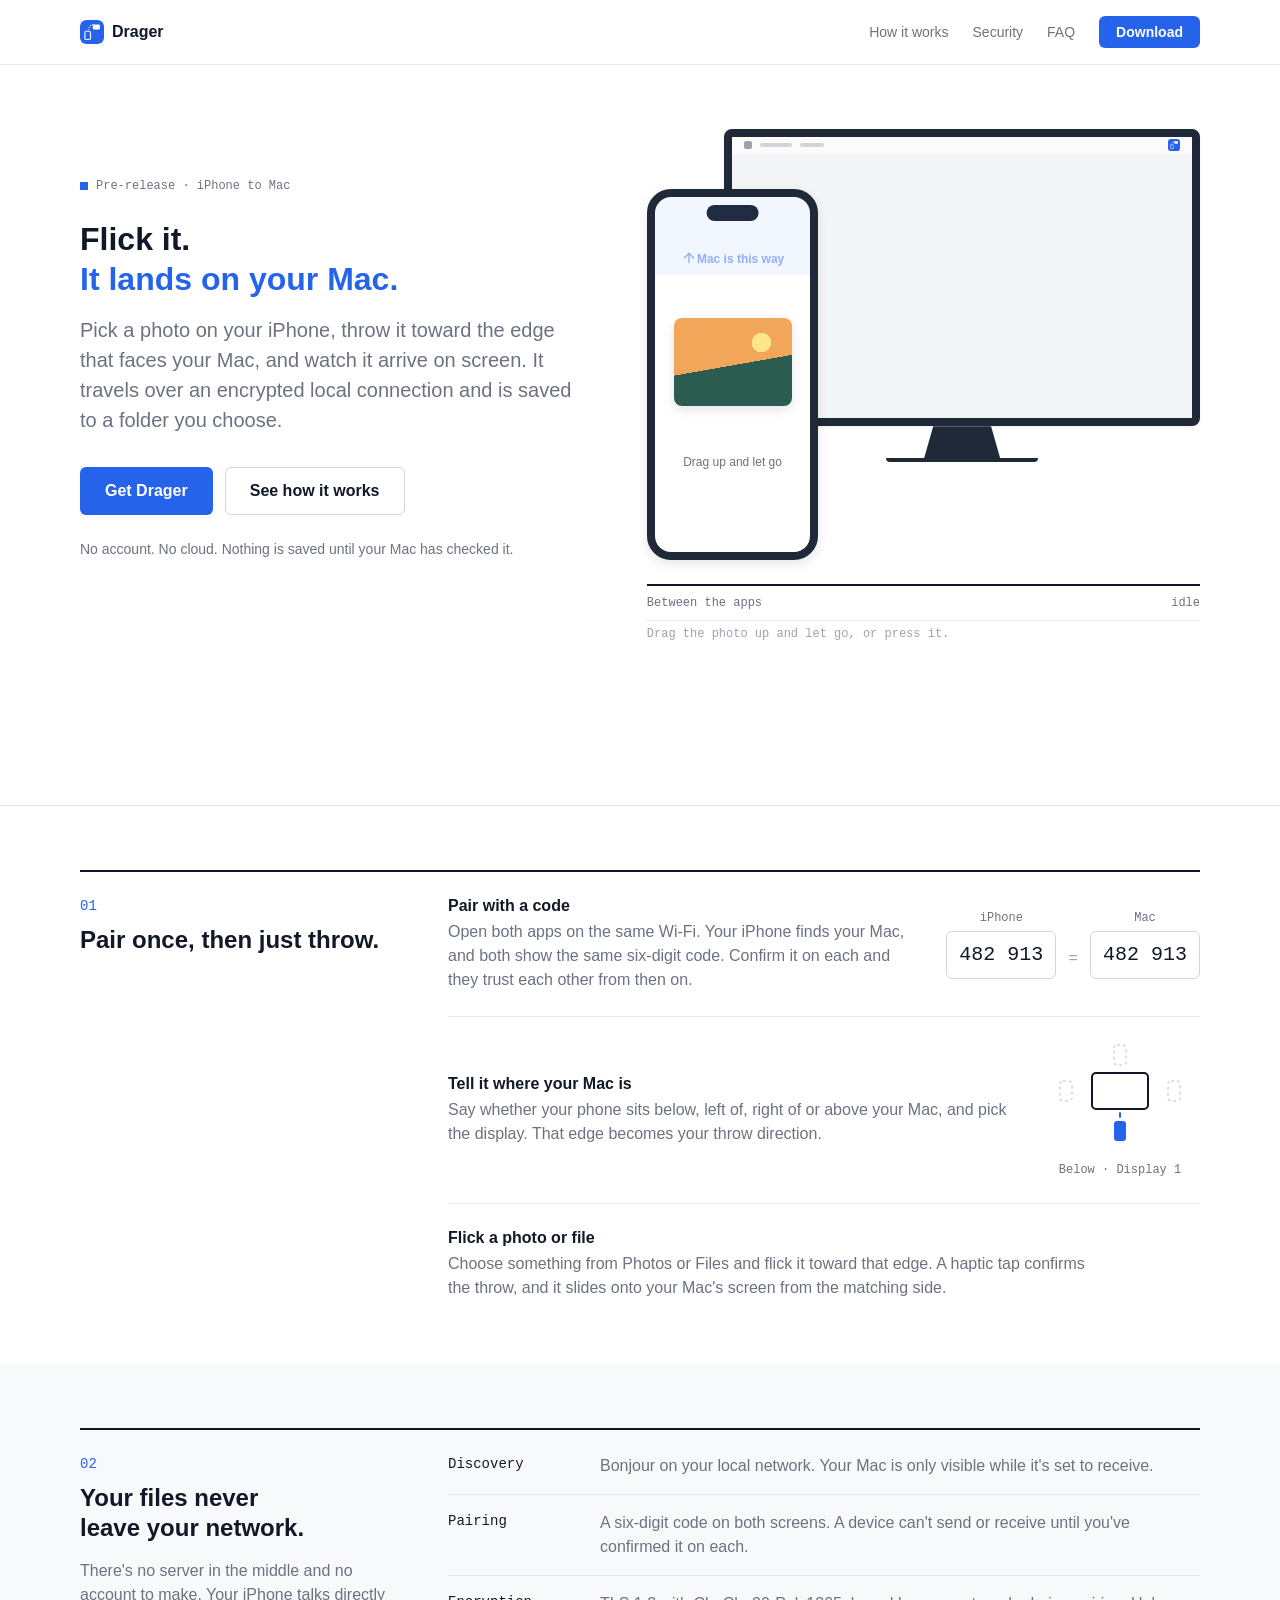
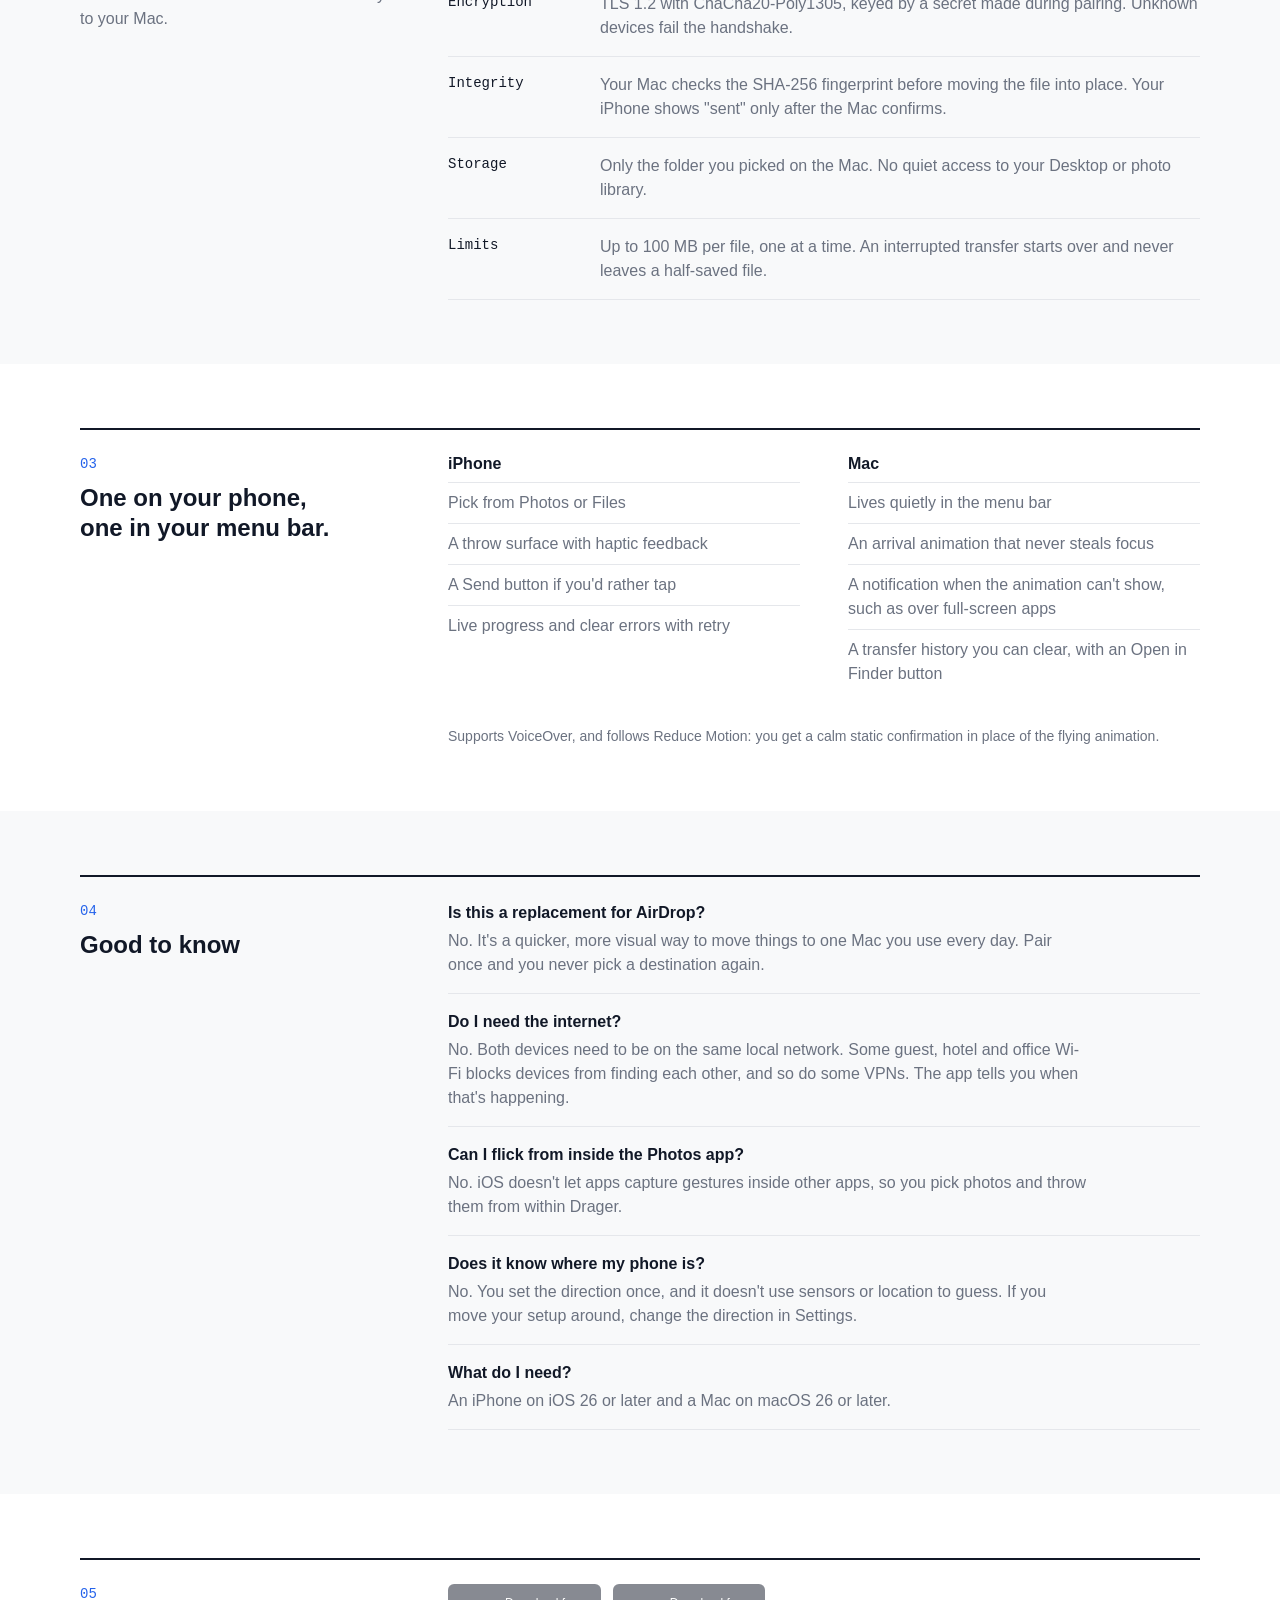
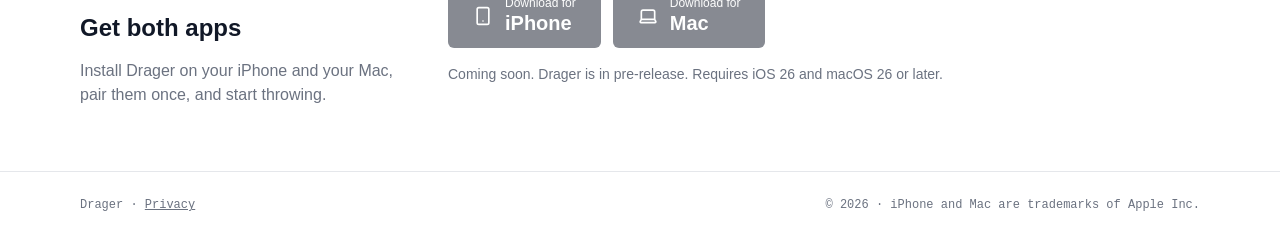
<file: Website/index.html>
<!doctype html>
<html lang="en">
<head>
  <meta charset="utf-8">
  <meta name="viewport" content="width=device-width, initial-scale=1">
  <title>Drager: flick files from iPhone to Mac</title>
  <meta name="description" content="Pick a photo on your iPhone, flick it toward your Mac and watch it land. Encrypted, local and private. No account, no cloud.">
  <meta name="theme-color" content="#ffffff">
  <meta property="og:title" content="Drager">
  <meta property="og:description" content="Flick a photo from your iPhone toward your Mac and watch it land. Local, encrypted, no account.">
  <meta property="og:type" content="website">
  <link rel="icon" href="favicon.svg" type="image/svg+xml">
  <link rel="stylesheet" href="styles.css">
  <script src="main.js" defer></script>
</head>
<body>
  <a class="skip" href="#main">Skip to content</a>

  <header class="nav">
    <div class="wrap nav-inner">
      <a class="brand" href="#top" aria-label="Drager home">
        <img src="favicon.svg" alt="" width="24" height="24">
        <span>Drager</span>
      </a>
      <nav aria-label="Primary">
        <a href="#how">How it works</a>
        <a href="#security">Security</a>
        <a href="#faq">FAQ</a>
        <a class="btn btn-small" href="#download">Download</a>
      </nav>
    </div>
  </header>

  <main id="main">
    <section class="hero" id="top">
      <div class="wrap hero-grid">
        <div class="hero-copy">
          <p class="status mono"><span class="status-dot" aria-hidden="true"></span>Pre-release · iPhone to Mac</p>
          <h1>Flick it.<br><span class="accent">It lands on your&nbsp;Mac.</span></h1>
          <p class="lede">Pick a photo on your iPhone, throw it toward the edge that faces your Mac, and watch it arrive on screen. It travels over an encrypted local connection and is saved to a folder you choose.</p>
          <div class="cta-row">
            <a class="btn" href="#download">Get Drager</a>
            <a class="btn btn-ghost" href="#how">See how it works</a>
          </div>
          <p class="hero-foot">No account. No cloud. Nothing is saved until your Mac has checked it.</p>
        </div>

        <div class="demo">
          <figure class="scene" id="scene" aria-label="Interactive demo: drag the photo on the phone upward and let go to send it to the Mac">
            <div class="mac" aria-hidden="true">
              <div class="mac-screen" id="macScreen">
                <div class="menubar">
                  <span class="mb-apple"></span><span class="mb-item"></span><span class="mb-item short"></span>
                  <span class="mb-spacer"></span>
                  <img class="mb-icon" src="favicon.svg" alt="">
                </div>
                <div class="desktop" id="desktop">
                  <div class="landing-slot" id="landingSlot"></div>
                </div>
                <div class="toast" id="toast" role="status" aria-live="polite">
                  <span class="toast-check" aria-hidden="true">
                    <svg class="icon icon-inline" viewBox="0 0 24 24" fill="none" stroke="currentColor" stroke-width="2" stroke-linecap="round" stroke-linejoin="round"><path d="M20 6 9 17l-5-5"/></svg>
                  </span>
                  <span><strong>Saved to Desktop</strong><br><small>Checked and committed by your Mac</small></span>
                </div>
              </div>
              <div class="mac-stand"></div>
              <div class="mac-foot"></div>
            </div>

            <div class="phone">
              <div class="phone-screen" id="phoneScreen">
                <div class="phone-island" aria-hidden="true"></div>
                <div class="edge-zone" id="edgeZone" aria-hidden="true"><span>Mac is this way</span></div>
                <button class="photo" id="photo" type="button" aria-label="Send photo to Mac">
                  <span class="photo-art" aria-hidden="true"></span>
                </button>
                <p class="phone-hint" id="phoneHint" aria-hidden="true">Drag up and let go</p>
                <div class="progress" id="progress" aria-hidden="true"><span></span></div>
              </div>
            </div>
          </figure>

          <div class="wire" aria-label="Messages between the two apps">
            <p class="wire-head mono"><span>Between the apps</span><span id="wireState">idle</span></p>
            <ol class="wire-log mono" id="wireLog">
              <li class="wire-idle">Drag the photo up and let go, or press it.</li>
            </ol>
          </div>
        </div>
      </div>
    </section>

    <section class="section" id="how">
      <div class="wrap row">
        <header class="row-head">
          <p class="num mono">01</p>
          <h2>Pair once, then just throw.</h2>
        </header>
        <ol class="steps">
          <li class="step">
            <div>
              <h3>Pair with a code</h3>
              <p>Open both apps on the same Wi-Fi. Your iPhone finds your Mac, and both show the same six-digit code. Confirm it on each and they trust each other from then on.</p>
            </div>
            <div class="fig code-fig" aria-hidden="true">
              <div class="code-side"><span class="fig-label mono">iPhone</span><span class="code mono">482 913</span></div>
              <span class="code-eq mono">=</span>
              <div class="code-side"><span class="fig-label mono">Mac</span><span class="code mono">482 913</span></div>
            </div>
          </li>
          <li class="step">
            <div>
              <h3>Tell it where your Mac is</h3>
              <p>Say whether your phone sits below, left of, right of or above your Mac, and pick the display. That edge becomes your throw direction.</p>
            </div>
            <div class="fig" aria-hidden="true">
              <svg class="dir-fig" viewBox="0 0 160 112">
                <rect class="dir-mac" x="52" y="32" width="56" height="36" rx="4"/>
                <rect class="dir-slot" x="74" y="4" width="12" height="20" rx="3"/>
                <rect class="dir-slot" x="20" y="40" width="12" height="20" rx="3"/>
                <rect class="dir-slot" x="128" y="40" width="12" height="20" rx="3"/>
                <rect class="dir-pick" x="74" y="80" width="12" height="20" rx="3"/>
                <path class="dir-arrow" d="M80 76V72"/>
              </svg>
              <span class="fig-label mono">Below · Display 1</span>
            </div>
          </li>
          <li class="step">
            <div>
              <h3>Flick a photo or file</h3>
              <p>Choose something from Photos or Files and flick it toward that edge. A haptic tap confirms the throw, and it slides onto your Mac's screen from the matching side.</p>
            </div>
          </li>
        </ol>
      </div>
    </section>

    <section class="section section-alt" id="security">
      <div class="wrap row">
        <header class="row-head">
          <p class="num mono">02</p>
          <h2>Your files never leave your network.</h2>
          <p class="row-lede">There's no server in the middle and no account to make. Your iPhone talks directly to your Mac.</p>
        </header>
        <dl class="spec">
          <div><dt class="mono">Discovery</dt><dd>Bonjour on your local network. Your Mac is only visible while it's set to receive.</dd></div>
          <div><dt class="mono">Pairing</dt><dd>A six-digit code on both screens. A device can't send or receive until you've confirmed it on each.</dd></div>
          <div><dt class="mono">Encryption</dt><dd>TLS 1.2 with ChaCha20-Poly1305, keyed by a secret made during pairing. Unknown devices fail the handshake.</dd></div>
          <div><dt class="mono">Integrity</dt><dd>Your Mac checks the SHA-256 fingerprint before moving the file into place. Your iPhone shows "sent" only after the Mac confirms.</dd></div>
          <div><dt class="mono">Storage</dt><dd>Only the folder you picked on the Mac. No quiet access to your Desktop or photo library.</dd></div>
          <div><dt class="mono">Limits</dt><dd>Up to 100 MB per file, one at a time. An interrupted transfer starts over and never leaves a half-saved file.</dd></div>
        </dl>
      </div>
    </section>

    <section class="section" id="apps">
      <div class="wrap row">
        <header class="row-head">
          <p class="num mono">03</p>
          <h2>One on your phone, one in your menu bar.</h2>
        </header>
        <div class="apps">
          <div>
            <h3>iPhone</h3>
            <ul class="plain">
              <li>Pick from Photos or Files</li>
              <li>A throw surface with haptic feedback</li>
              <li>A Send button if you'd rather tap</li>
              <li>Live progress and clear errors with retry</li>
            </ul>
          </div>
          <div>
            <h3>Mac</h3>
            <ul class="plain">
              <li>Lives quietly in the menu bar</li>
              <li>An arrival animation that never steals focus</li>
              <li>A notification when the animation can't show, such as over full-screen apps</li>
              <li>A transfer history you can clear, with an Open in Finder button</li>
            </ul>
          </div>
          <p class="note">Supports VoiceOver, and follows Reduce Motion: you get a calm static confirmation in place of the flying animation.</p>
        </div>
      </div>
    </section>

    <section class="section section-alt" id="faq">
      <div class="wrap row">
        <header class="row-head">
          <p class="num mono">04</p>
          <h2>Good to know</h2>
        </header>
        <dl class="faq">
          <div><dt>Is this a replacement for AirDrop?</dt><dd>No. It's a quicker, more visual way to move things to one Mac you use every day. Pair once and you never pick a destination again.</dd></div>
          <div><dt>Do I need the internet?</dt><dd>No. Both devices need to be on the same local network. Some guest, hotel and office Wi-Fi blocks devices from finding each other, and so do some VPNs. The app tells you when that's happening.</dd></div>
          <div><dt>Can I flick from inside the Photos app?</dt><dd>No. iOS doesn't let apps capture gestures inside other apps, so you pick photos and throw them from within Drager.</dd></div>
          <div><dt>Does it know where my phone is?</dt><dd>No. You set the direction once, and it doesn't use sensors or location to guess. If you move your setup around, change the direction in Settings.</dd></div>
          <div><dt>What do I need?</dt><dd>An iPhone on iOS 26 or later and a Mac on macOS 26 or later.</dd></div>
        </dl>
      </div>
    </section>

    <section class="section" id="download">
      <div class="wrap row">
        <header class="row-head">
          <p class="num mono">05</p>
          <h2>Get both apps</h2>
          <p class="row-lede">Install Drager on your iPhone and your Mac, pair them once, and start throwing.</p>
        </header>
        <div>
          <div class="cta-row stores">
            <a class="btn btn-store" data-download="ios" href="#download">
              <svg class="icon" aria-hidden="true" viewBox="0 0 24 24" fill="none" stroke="currentColor" stroke-width="2" stroke-linecap="round" stroke-linejoin="round"><rect width="14" height="20" x="5" y="2" rx="2" ry="2"/><path d="M12 18h.01"/></svg>
              <span><small>Download for</small>iPhone</span>
            </a>
            <a class="btn btn-store" data-download="mac" href="#download">
              <svg class="icon" aria-hidden="true" viewBox="0 0 24 24" fill="none" stroke="currentColor" stroke-width="2" stroke-linecap="round" stroke-linejoin="round"><path d="M20 16V7a2 2 0 0 0-2-2H6a2 2 0 0 0-2 2v9m16 0H4m16 0 1.28 2.55a1 1 0 0 1-.9 1.45H3.62a1 1 0 0 1-.9-1.45L4 16"/></svg>
              <span><small>Download for</small>Mac</span>
            </a>
          </div>
          <p class="note" id="downloadNote">Requires iOS 26 and macOS 26 or later.</p>
        </div>
      </div>
    </section>
  </main>

  <footer class="footer">
    <div class="wrap footer-inner mono">
      <span>Drager · <a href="privacy.html">Privacy</a></span>
      <span>© <span id="year">2026</span> · iPhone and Mac are trademarks of Apple Inc.</span>
    </div>
  </footer>
</body>
</html>
</file>
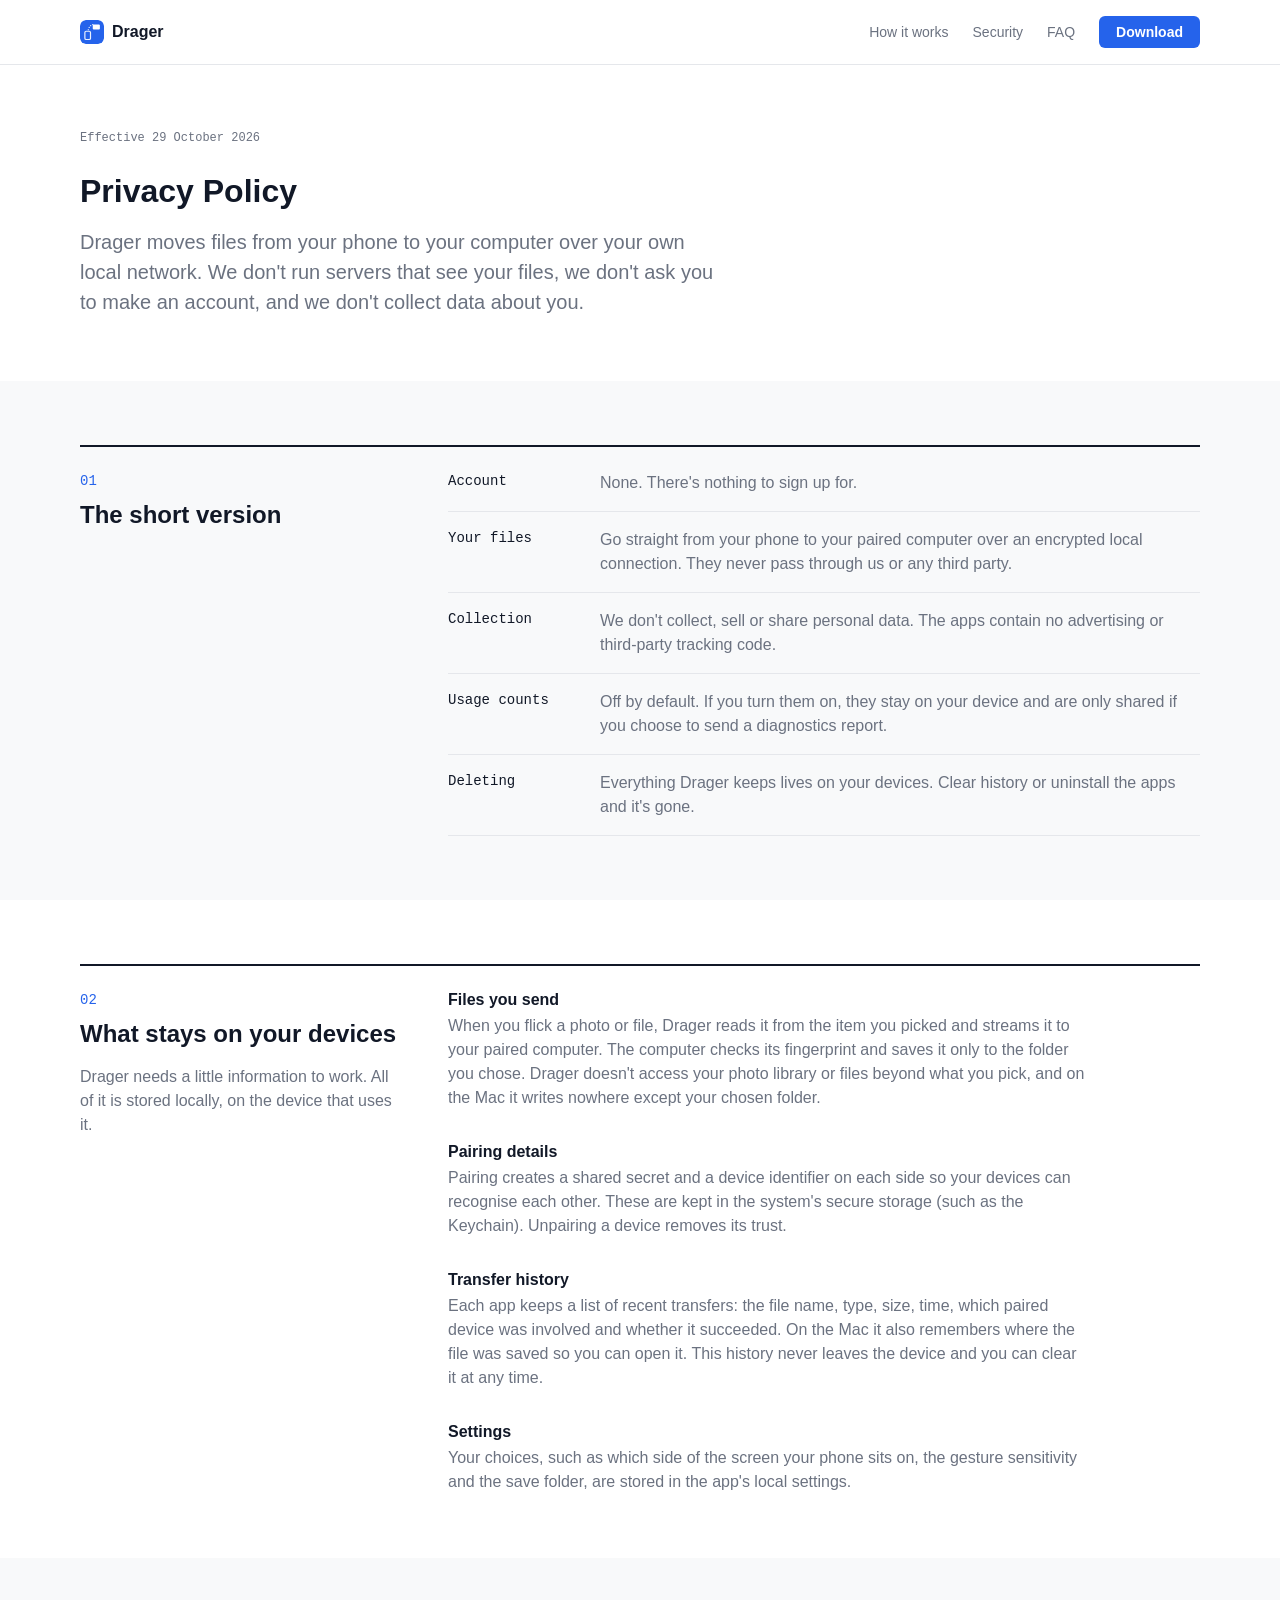
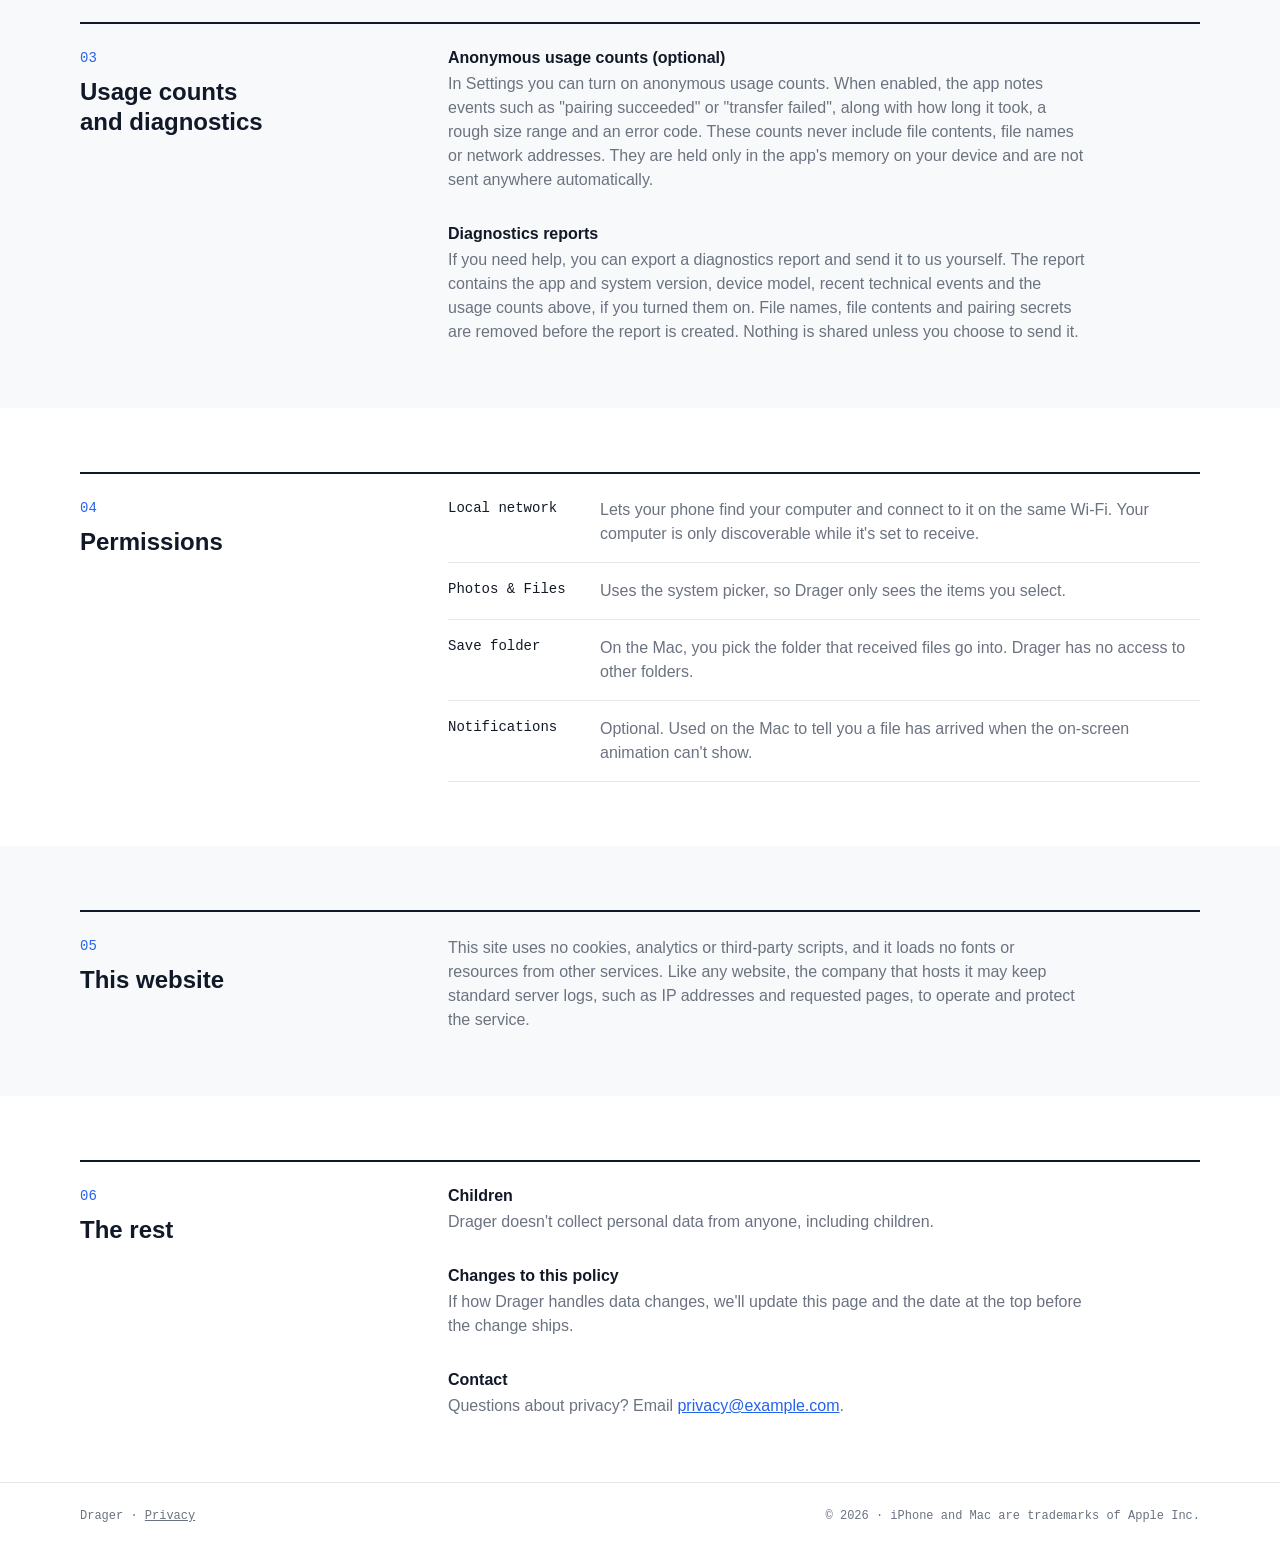
<file: Website/privacy.html>
<!doctype html>
<html lang="en">
<head>
  <meta charset="utf-8">
  <meta name="viewport" content="width=device-width, initial-scale=1">
  <title>Privacy Policy · Drager</title>
  <meta name="description" content="How Drager handles your files and data: no account, no cloud, nothing collected. Transfers stay on your local network.">
  <meta name="theme-color" content="#ffffff">
  <meta property="og:title" content="Drager Privacy Policy">
  <meta property="og:description" content="No account, no cloud, nothing collected. Your files travel only between your own devices.">
  <meta property="og:type" content="website">
  <link rel="icon" href="favicon.svg" type="image/svg+xml">
  <link rel="stylesheet" href="styles.css">
</head>
<body>
  <a class="skip" href="#main">Skip to content</a>

  <header class="nav">
    <div class="wrap nav-inner">
      <a class="brand" href="index.html" aria-label="Drager home">
        <img src="favicon.svg" alt="" width="24" height="24">
        <span>Drager</span>
      </a>
      <nav aria-label="Primary">
        <a href="index.html#how">How it works</a>
        <a href="index.html#security">Security</a>
        <a href="index.html#faq">FAQ</a>
        <a class="btn btn-small" href="index.html#download">Download</a>
      </nav>
    </div>
  </header>

  <main id="main">
    <section class="section">
      <div class="wrap">
        <p class="status mono">Effective 29 October 2026</p>
        <h1>Privacy Policy</h1>
        <p class="lede">Drager moves files from your phone to your computer over your own local network. We don't run servers that see your files, we don't ask you to make an account, and we don't collect data about you.</p>
      </div>
    </section>

    <section class="section section-alt">
      <div class="wrap row">
        <header class="row-head">
          <p class="num mono">01</p>
          <h2>The short version</h2>
        </header>
        <dl class="spec">
          <div><dt class="mono">Account</dt><dd>None. There's nothing to sign up for.</dd></div>
          <div><dt class="mono">Your files</dt><dd>Go straight from your phone to your paired computer over an encrypted local connection. They never pass through us or any third party.</dd></div>
          <div><dt class="mono">Collection</dt><dd>We don't collect, sell or share personal data. The apps contain no advertising or third-party tracking code.</dd></div>
          <div><dt class="mono">Usage counts</dt><dd>Off by default. If you turn them on, they stay on your device and are only shared if you choose to send a diagnostics report.</dd></div>
          <div><dt class="mono">Deleting</dt><dd>Everything Drager keeps lives on your devices. Clear history or uninstall the apps and it's gone.</dd></div>
        </dl>
      </div>
    </section>

    <section class="section">
      <div class="wrap row">
        <header class="row-head">
          <p class="num mono">02</p>
          <h2>What stays on your devices</h2>
          <p class="row-lede">Drager needs a little information to work. All of it is stored locally, on the device that uses it.</p>
        </header>
        <div class="prose">
          <h3>Files you send</h3>
          <p>When you flick a photo or file, Drager reads it from the item you picked and streams it to your paired computer. The computer checks its fingerprint and saves it only to the folder you chose. Drager doesn't access your photo library or files beyond what you pick, and on the Mac it writes nowhere except your chosen folder.</p>

          <h3>Pairing details</h3>
          <p>Pairing creates a shared secret and a device identifier on each side so your devices can recognise each other. These are kept in the system's secure storage (such as the Keychain). Unpairing a device removes its trust.</p>

          <h3>Transfer history</h3>
          <p>Each app keeps a list of recent transfers: the file name, type, size, time, which paired device was involved and whether it succeeded. On the Mac it also remembers where the file was saved so you can open it. This history never leaves the device and you can clear it at any time.</p>

          <h3>Settings</h3>
          <p>Your choices, such as which side of the screen your phone sits on, the gesture sensitivity and the save folder, are stored in the app's local settings.</p>
        </div>
      </div>
    </section>

    <section class="section section-alt">
      <div class="wrap row">
        <header class="row-head">
          <p class="num mono">03</p>
          <h2>Usage counts and diagnostics</h2>
        </header>
        <div class="prose">
          <h3>Anonymous usage counts (optional)</h3>
          <p>In Settings you can turn on anonymous usage counts. When enabled, the app notes events such as "pairing succeeded" or "transfer failed", along with how long it took, a rough size range and an error code. These counts never include file contents, file names or network addresses. They are held only in the app's memory on your device and are not sent anywhere automatically.</p>

          <h3>Diagnostics reports</h3>
          <p>If you need help, you can export a diagnostics report and send it to us yourself. The report contains the app and system version, device model, recent technical events and the usage counts above, if you turned them on. File names, file contents and pairing secrets are removed before the report is created. Nothing is shared unless you choose to send it.</p>
        </div>
      </div>
    </section>

    <section class="section">
      <div class="wrap row">
        <header class="row-head">
          <p class="num mono">04</p>
          <h2>Permissions</h2>
        </header>
        <dl class="spec">
          <div><dt class="mono">Local network</dt><dd>Lets your phone find your computer and connect to it on the same Wi-Fi. Your computer is only discoverable while it's set to receive.</dd></div>
          <div><dt class="mono">Photos &amp; Files</dt><dd>Uses the system picker, so Drager only sees the items you select.</dd></div>
          <div><dt class="mono">Save folder</dt><dd>On the Mac, you pick the folder that received files go into. Drager has no access to other folders.</dd></div>
          <div><dt class="mono">Notifications</dt><dd>Optional. Used on the Mac to tell you a file has arrived when the on-screen animation can't show.</dd></div>
        </dl>
      </div>
    </section>

    <section class="section section-alt">
      <div class="wrap row">
        <header class="row-head">
          <p class="num mono">05</p>
          <h2>This website</h2>
        </header>
        <div class="prose">
          <p>This site uses no cookies, analytics or third-party scripts, and it loads no fonts or resources from other services. Like any website, the company that hosts it may keep standard server logs, such as IP addresses and requested pages, to operate and protect the service.</p>
        </div>
      </div>
    </section>

    <section class="section">
      <div class="wrap row">
        <header class="row-head">
          <p class="num mono">06</p>
          <h2>The rest</h2>
        </header>
        <div class="prose">
          <h3>Children</h3>
          <p>Drager doesn't collect personal data from anyone, including children.</p>

          <h3>Changes to this policy</h3>
          <p>If how Drager handles data changes, we'll update this page and the date at the top before the change ships.</p>

          <h3>Contact</h3>
          <!-- TODO before launch: replace with the real support address. -->
          <p>Questions about privacy? Email <a href="mailto:privacy@example.com">privacy@example.com</a>.</p>
        </div>
      </div>
    </section>
  </main>

  <footer class="footer">
    <div class="wrap footer-inner mono">
      <span>Drager · <a href="privacy.html">Privacy</a></span>
      <span>© 2026 · iPhone and Mac are trademarks of Apple Inc.</span>
    </div>
  </footer>
</body>
</html>
</file>
<file: Website/styles.css>
/* Design tokens. Every color, size and space below references one of these. */
:root {
  /* Brand: ink, blue, and green reserved for COMMITTED */
  --color-primary: #2563eb;
  --color-primary-hover: #1d4ed8;
  --color-secondary: #111827;
  --color-secondary-hover: #030712;
  --color-on-primary: #ffffff;
  --color-on-secondary: #ffffff;

  /* Neutral scale */
  --color-neutral-0: #ffffff;
  --color-neutral-50: #f8f9fa;
  --color-neutral-100: #f3f4f6;
  --color-neutral-200: #e5e7eb;
  --color-neutral-300: #d1d5db;
  --color-neutral-400: #9ca3af;
  --color-neutral-500: #6b7280;
  --color-neutral-900: #111827;

  /* Status */
  --color-success: #15803d;
  --color-warning: #b45309;
  --color-error: #b91c1c;

  /* Semantic */
  --color-bg: var(--color-neutral-0);
  --color-bg-alt: var(--color-neutral-50);
  --color-bg-hover: var(--color-neutral-100);
  --color-surface: var(--color-neutral-0);
  --color-border: var(--color-neutral-200);
  --color-border-strong: var(--color-neutral-300);
  --color-rule: var(--color-neutral-900);
  --color-text: #111827;
  --color-text-secondary: #6b7280;
  --color-text-tertiary: #9ca3af;

  /* Demo illustration */
  --color-device: #1f2937;
  --color-screen: var(--color-neutral-100);
  --color-menubar: rgba(255, 255, 255, 0.7);
  --color-toast: #111827;
  --color-on-toast: #ffffff;
  --color-on-toast-muted: #9ca3af;
  --color-toast-success: #15803d;
  --color-art-sky: #f2a65a;
  --color-art-sun: #fde68a;
  --color-art-hill: #3f7d63;
  --color-art-hill-dark: #2a5d4f;

  /* Typography */
  --font: -apple-system, BlinkMacSystemFont, "SF Pro Text", "Segoe UI", Roboto, "Helvetica Neue", Arial, sans-serif;
  --font-mono: ui-monospace, "SF Mono", Menlo, Consolas, "Liberation Mono", monospace;
  --text-xs: 12px;
  --text-sm: 14px;
  --text-base: 16px;
  --text-lg: 20px;
  --text-xl: 24px;
  --text-2xl: 32px;
  --weight-regular: 400;
  --weight-semibold: 600;
  --leading-body: 1.5;
  --leading-heading: 1.25;

  /* Spacing (4px grid) */
  --space-1: 4px;
  --space-2: 8px;
  --space-3: 12px;
  --space-4: 16px;
  --space-6: 24px;
  --space-8: 32px;
  --space-12: 48px;
  --space-16: 64px;

  /* Shape */
  --radius-sm: 6px;
  --radius-md: 8px;
  --radius-phone: 24px;
  --border: 1px;
  --border-thick: 2px;
  --shadow-1: 0 1px 3px rgba(0, 0, 0, 0.08);
  --shadow-2: 0 4px 12px rgba(0, 0, 0, 0.1);

  /* Sizing */
  --icon-inline: 16px;
  --icon-standalone: 20px;
  --control-sm: 32px;
  --control: 48px;
  --control-lg: 64px;
  --container: 1120px;
  --label-col: 320px;
  --measure: 640px;
  --scene-max: 560px;
  --store-min: 192px;
  --duration: 0.2s;

  color-scheme: light;
}

/* Lucide icon, drawn with currentColor through a mask. */
:root {
  --icon-arrow-up: url("data:image/svg+xml,%3Csvg xmlns='http://www.w3.org/2000/svg' viewBox='0 0 24 24' fill='none' stroke='black' stroke-width='2' stroke-linecap='round' stroke-linejoin='round'%3E%3Cpath d='m5 12 7-7 7 7'/%3E%3Cpath d='M12 19V5'/%3E%3C/svg%3E");
}

*, *::before, *::after { box-sizing: border-box; }
html { scroll-behavior: smooth; -webkit-text-size-adjust: 100%; }
body {
  margin: 0;
  background: var(--color-bg);
  color: var(--color-text);
  font-family: var(--font);
  font-size: var(--text-base);
  font-weight: var(--weight-regular);
  line-height: var(--leading-body);
  -webkit-font-smoothing: antialiased;
  overflow-x: hidden;
}
img, svg { display: block; max-width: 100%; }
a { color: inherit; }
h1, h2, h3 { font-weight: var(--weight-semibold); line-height: var(--leading-heading); margin: 0; text-wrap: balance; }
h1 { font-size: var(--text-2xl); margin-bottom: var(--space-4); }
h2 { font-size: var(--text-xl); }
h3 { font-size: var(--text-base); margin-bottom: var(--space-1); }
p, dl, dd { margin: 0; }
.mono { font-family: var(--font-mono); }

.icon { flex: none; width: var(--icon-standalone); height: var(--icon-standalone); }
.icon-inline { width: var(--icon-inline); height: var(--icon-inline); }

.wrap { width: min(var(--container), 100% - var(--space-8)); margin-inline: auto; }

.skip {
  position: absolute; left: var(--space-2); top: var(--space-2); z-index: 100; transform: translateY(-200%);
  background: var(--color-surface); padding: var(--space-2) var(--space-3); border: var(--border) solid var(--color-border); border-radius: var(--radius-sm);
}
.skip:focus { transform: none; }
:focus-visible { outline: var(--border-thick) solid var(--color-primary); outline-offset: var(--border-thick); border-radius: var(--radius-sm); }

/* Nav */
.nav { position: sticky; top: 0; z-index: 50; background: var(--color-bg); border-bottom: var(--border) solid var(--color-border); }
.nav-inner { display: flex; align-items: center; justify-content: space-between; height: var(--control-lg); }
.brand { display: inline-flex; align-items: center; gap: var(--space-2); font-weight: var(--weight-semibold); text-decoration: none; }
.brand img { border-radius: var(--radius-sm); }
.nav nav { display: flex; align-items: center; gap: var(--space-6); font-size: var(--text-sm); }
.nav nav a:not(.btn) { text-decoration: none; color: var(--color-text-secondary); }
.nav nav a:not(.btn):hover { color: var(--color-text); }

/* Buttons */
.btn {
  display: inline-flex; align-items: center; justify-content: center; gap: var(--space-2);
  min-height: var(--control); padding: 0 var(--space-6);
  border: var(--border) solid transparent; border-radius: var(--radius-sm);
  background: var(--color-primary); color: var(--color-on-primary);
  font-size: var(--text-base); font-weight: var(--weight-semibold); text-decoration: none;
  transition: background-color var(--duration) ease;
}
.btn:hover { background: var(--color-primary-hover); }
.btn-small { min-height: var(--control-sm); padding: 0 var(--space-4); font-size: var(--text-sm); }
.btn-ghost { background: transparent; color: var(--color-text); border-color: var(--color-border-strong); }
.btn-ghost:hover { background: var(--color-bg-hover); }
.btn-store {
  min-height: var(--control-lg); padding: 0 var(--space-6); gap: var(--space-3);
  background: var(--color-secondary); color: var(--color-on-secondary); text-align: left;
}
.btn-store:hover { background: var(--color-secondary-hover); }
.btn-store span { display: flex; flex-direction: column; font-size: var(--text-lg); line-height: var(--leading-heading); }
.btn-store small { font-size: var(--text-xs); font-weight: var(--weight-regular); }
.btn-store[aria-disabled="true"] { opacity: 0.5; cursor: not-allowed; }
.btn-store[aria-disabled="true"]:hover { background: var(--color-secondary); }

/* Hero */
.hero { padding: var(--space-16) 0; border-bottom: var(--border) solid var(--color-border); }
.hero-grid { display: grid; grid-template-columns: 1fr 1.1fr; gap: var(--space-16); align-items: start; }
.hero-copy { padding-top: var(--space-12); }
.status { display: flex; align-items: center; gap: var(--space-2); margin-bottom: var(--space-6); font-size: var(--text-xs); color: var(--color-text-secondary); }
.status-dot { width: var(--space-2); height: var(--space-2); background: var(--color-primary); }
.accent { color: var(--color-primary); }
.lede { font-size: var(--text-lg); color: var(--color-text-secondary); max-width: var(--measure); }
.cta-row { display: flex; flex-wrap: wrap; gap: var(--space-3); margin-top: var(--space-8); }
.hero-foot { margin-top: var(--space-6); font-size: var(--text-sm); color: var(--color-text-secondary); }

/* Message log under the demo. It shows success only after COMMITTED, as the app does. */
.wire { margin-top: var(--space-6); border-top: var(--border-thick) solid var(--color-rule); }
.wire-head { display: flex; justify-content: space-between; padding: var(--space-2) 0; font-size: var(--text-xs); color: var(--color-text-secondary); border-bottom: var(--border) solid var(--color-border); }
#wireState.busy { color: var(--color-primary); }
#wireState.done { color: var(--color-success); }
.wire-log { list-style: none; padding: 0; margin: 0; min-height: calc(var(--space-6) * 5); font-size: var(--text-xs); }
.wire-log li { display: grid; grid-template-columns: var(--space-12) calc(var(--space-16) * 2) 1fr; gap: var(--space-3); padding: var(--space-1) 0; border-bottom: var(--border) solid var(--color-border); }
.wire-log .from { color: var(--color-text-tertiary); }
.wire-log .msg { font-weight: var(--weight-semibold); }
.wire-log .detail { color: var(--color-text-secondary); overflow-wrap: anywhere; }
.wire-log .ok .msg, .wire-log .ok .detail { color: var(--color-success); }
.wire-log .wire-idle { display: block; color: var(--color-text-tertiary); border-bottom: 0; }

/* Scene */
.scene { position: relative; margin: 0; aspect-ratio: 1 / 0.78; user-select: none; -webkit-user-select: none; }
.mac { position: absolute; top: 0; right: 0; width: 86%; }
.mac-screen {
  position: relative; aspect-ratio: 16 / 10; border-radius: var(--radius-md); overflow: hidden;
  background: var(--color-screen); border: var(--space-2) solid var(--color-device); box-shadow: var(--shadow-1);
}
.menubar { display: flex; align-items: center; gap: var(--space-2); height: var(--space-4); padding: 0 var(--space-3); background: var(--color-menubar); }
.mb-apple { width: var(--space-2); height: var(--space-2); border-radius: var(--border-thick); background: var(--color-text-tertiary); }
.mb-item { width: var(--space-8); height: var(--space-1); border-radius: var(--border-thick); background: var(--color-border-strong); }
.mb-item.short { width: var(--space-6); }
.mb-spacer { flex: 1; }
.mb-icon { width: var(--space-3); height: var(--space-3); border-radius: var(--border-thick); }
.desktop { position: absolute; inset: var(--space-4) 0 0; }
.landing-slot {
  position: absolute; left: 38%; bottom: 14%; width: 24%; aspect-ratio: 4 / 3; border-radius: var(--radius-md);
  outline: var(--border-thick) dashed var(--color-primary); outline-offset: var(--space-1); opacity: 0;
  transition: opacity var(--duration) ease;
}
.scene.armed .landing-slot { opacity: 0.6; }
.landed { position: absolute; border-radius: var(--radius-md); box-shadow: var(--shadow-2); pointer-events: none; }
.toast {
  position: absolute; top: var(--space-6); right: var(--space-3); display: flex; gap: var(--space-2); align-items: center;
  padding: var(--space-2) var(--space-3) var(--space-2) var(--space-2); border-radius: var(--radius-md);
  font-size: var(--text-xs); line-height: var(--leading-heading);
  background: var(--color-toast); color: var(--color-on-toast); box-shadow: var(--shadow-2);
  opacity: 0; transform: translateY(calc(-1 * var(--space-2))); transition: opacity var(--duration) ease, transform var(--duration) ease;
}
.toast small { font-size: var(--text-xs); color: var(--color-on-toast-muted); }
.toast.show { opacity: 1; transform: none; }
.toast-check { flex: none; display: grid; place-items: center; width: var(--space-6); height: var(--space-6); border-radius: 50%; color: var(--color-on-toast); background: var(--color-toast-success); }
.mac-stand { width: 16%; height: var(--space-8); margin: 0 auto; background: var(--color-device); clip-path: polygon(12% 0, 88% 0, 100% 100%, 0 100%); }
.mac-foot { width: 32%; height: var(--space-1); margin: 0 auto; border-radius: 0 0 var(--radius-sm) var(--radius-sm); background: var(--color-device); }

.phone { position: absolute; left: 0; bottom: 0; width: 31%; z-index: 2; }
.phone-screen {
  position: relative; aspect-ratio: 9 / 19.5; border-radius: var(--radius-phone); overflow: hidden;
  background: var(--color-surface); border: var(--space-2) solid var(--color-device); box-shadow: var(--shadow-2);
}
.phone-island { position: absolute; top: var(--space-2); left: 50%; width: 34%; height: var(--space-4); border-radius: var(--space-2); background: var(--color-device); transform: translateX(-50%); }
.edge-zone {
  position: absolute; inset: 0 0 auto; height: 22%; display: flex; align-items: flex-end; justify-content: center; padding: 0 var(--space-1) var(--space-2);
  font-size: var(--text-xs); font-weight: var(--weight-semibold); line-height: var(--leading-heading); text-align: center; color: var(--color-primary);
  background: color-mix(in srgb, var(--color-primary) 12%, transparent);
  opacity: 0.5; transition: opacity var(--duration) ease;
}
.edge-zone span::before {
  content: ""; display: inline-block; vertical-align: text-bottom; width: var(--icon-inline); height: var(--icon-inline);
  background: currentColor; -webkit-mask: var(--icon-arrow-up) center / contain no-repeat; mask: var(--icon-arrow-up) center / contain no-repeat;
}
.scene.armed .edge-zone { opacity: 1; }
.photo {
  position: absolute; left: 12%; right: 12%; top: 34%; aspect-ratio: 4 / 3; padding: 0; border: 0; border-radius: var(--radius-md);
  background: none; cursor: grab; touch-action: none; z-index: 3; box-shadow: var(--shadow-2);
}
.photo:active { cursor: grabbing; }
/* Flat illustration of a photo: hard color stops only, no blends. */
.photo-art, .landed {
  background-color: var(--color-art-sky);
  background-image:
    radial-gradient(circle at 74% 28%, var(--color-art-sun) 0 9%, transparent 9%),
    linear-gradient(170deg, transparent 53%, var(--color-art-hill-dark) 53%),
    linear-gradient(160deg, transparent 61%, var(--color-art-hill) 61%);
}
.photo-art { display: block; width: 100%; height: 100%; border-radius: inherit; }
.phone-hint { position: absolute; left: 0; right: 0; top: 72%; text-align: center; font-size: var(--text-xs); color: var(--color-text-secondary); }
.progress { position: absolute; left: 14%; right: 14%; bottom: 9%; height: var(--space-1); border-radius: var(--space-1); background: var(--color-border); opacity: 0; transition: opacity var(--duration) ease; }
.progress span { display: block; height: 100%; width: 0; border-radius: inherit; background: var(--color-primary); }
.scene.sending .progress { opacity: 1; }

/* Sections: a numbered label column beside the content, separated by heavy rules. */
.section { padding: var(--space-16) 0; }
.section-alt { background: var(--color-bg-alt); }
.row { display: grid; grid-template-columns: var(--label-col) 1fr; gap: var(--space-12); padding-top: var(--space-6); border-top: var(--border-thick) solid var(--color-rule); }
.num { font-size: var(--text-sm); color: var(--color-primary); margin-bottom: var(--space-2); }
.row-lede { margin-top: var(--space-4); color: var(--color-text-secondary); }

.steps { list-style: none; padding: 0; margin: 0; }
.step { display: grid; grid-template-columns: 1fr auto; gap: var(--space-8); align-items: center; padding: var(--space-6) 0; border-bottom: var(--border) solid var(--color-border); }
.step:first-child { padding-top: 0; }
.step:last-child { border-bottom: 0; padding-bottom: 0; }
.step p { color: var(--color-text-secondary); max-width: var(--measure); }
.fig { display: grid; justify-items: center; gap: var(--space-2); }
.fig-label { font-size: var(--text-xs); color: var(--color-text-secondary); }
.code-fig { grid-auto-flow: column; align-items: end; gap: var(--space-3); }
.code-side { display: grid; gap: var(--space-1); justify-items: center; }
.code { padding: var(--space-2) var(--space-3); border: var(--border) solid var(--color-border-strong); border-radius: var(--radius-sm); font-size: var(--text-lg); background: var(--color-surface); }
.code-eq { padding-bottom: var(--space-2); color: var(--color-text-tertiary); }
.dir-fig { width: calc(var(--space-16) * 2.5); }
.dir-mac { fill: var(--color-surface); stroke: var(--color-text); stroke-width: 2; }
.dir-slot { fill: none; stroke: var(--color-border-strong); stroke-width: 1.5; stroke-dasharray: 3 3; }
.dir-pick { fill: var(--color-primary); }
.dir-arrow { stroke: var(--color-primary); stroke-width: 2; stroke-linecap: round; }

.spec > div { display: grid; grid-template-columns: calc(var(--space-16) * 2) 1fr; gap: var(--space-6); padding: var(--space-4) 0; border-bottom: var(--border) solid var(--color-border); }
.spec > div:first-child { padding-top: 0; }
.spec dt { font-size: var(--text-sm); color: var(--color-text); }
.spec dd { color: var(--color-text-secondary); }

.apps { display: grid; grid-template-columns: 1fr 1fr; gap: var(--space-8) var(--space-12); }
.plain { list-style: none; padding: 0; margin: var(--space-2) 0 0; color: var(--color-text-secondary); }
.plain li { padding: var(--space-2) 0; border-top: var(--border) solid var(--color-border); }
.note { grid-column: 1 / -1; font-size: var(--text-sm); color: var(--color-text-secondary); }

/* Long-form text (privacy.html) */
.prose { max-width: var(--measure); color: var(--color-text-secondary); }
.prose h3 { color: var(--color-text); margin-top: var(--space-8); }
.prose h3:first-child { margin-top: 0; }
.prose p + p { margin-top: var(--space-4); }
.prose a { color: var(--color-primary); }

.faq > div { padding: var(--space-4) 0; border-bottom: var(--border) solid var(--color-border); }
.faq > div:first-child { padding-top: 0; }
.faq dt { font-weight: var(--weight-semibold); margin-bottom: var(--space-1); }
.faq dd { color: var(--color-text-secondary); max-width: var(--measure); }

.stores { margin-top: 0; }
.stores + .note { margin-top: var(--space-4); }

.footer { padding: var(--space-6) 0 var(--space-8); font-size: var(--text-xs); color: var(--color-text-secondary); border-top: var(--border) solid var(--color-border); }
.footer-inner { display: flex; flex-wrap: wrap; gap: var(--space-2) var(--space-6); justify-content: space-between; }
.footer a { color: inherit; }
.footer a:hover { color: var(--color-text); }

/* Responsive */
@media (max-width: 920px) {
  .hero { padding-top: var(--space-8); }
  .hero-copy { padding-top: 0; }
  .hero-grid, .row { grid-template-columns: 1fr; gap: var(--space-8); }
  .demo { max-width: var(--scene-max); width: 100%; margin-inline: auto; }
}
@media (max-width: 640px) {
  .nav nav a:not(.btn) { display: none; }
  .section { padding: var(--space-12) 0; }
  .apps { grid-template-columns: 1fr; }
  .step { grid-template-columns: 1fr; justify-items: start; }
  .spec > div { grid-template-columns: 1fr; gap: var(--space-1); }
  .wire-log li { grid-template-columns: var(--space-12) 1fr; }
  .wire-log .detail { grid-column: 2; }
  .mac-screen { border-width: var(--space-1); }
  .phone-screen { border-width: var(--space-1); border-radius: var(--space-4); }
  .phone-island { height: var(--space-2); top: var(--space-1); }
  .btn-store { flex: 1 1 var(--store-min); }
  .toast br, .toast small { display: none; }
}

@media (prefers-reduced-motion: reduce) {
  html { scroll-behavior: auto; }
  *, *::before, *::after { transition-duration: 0.01ms !important; animation-duration: 0.01ms !important; }
}
</file>
